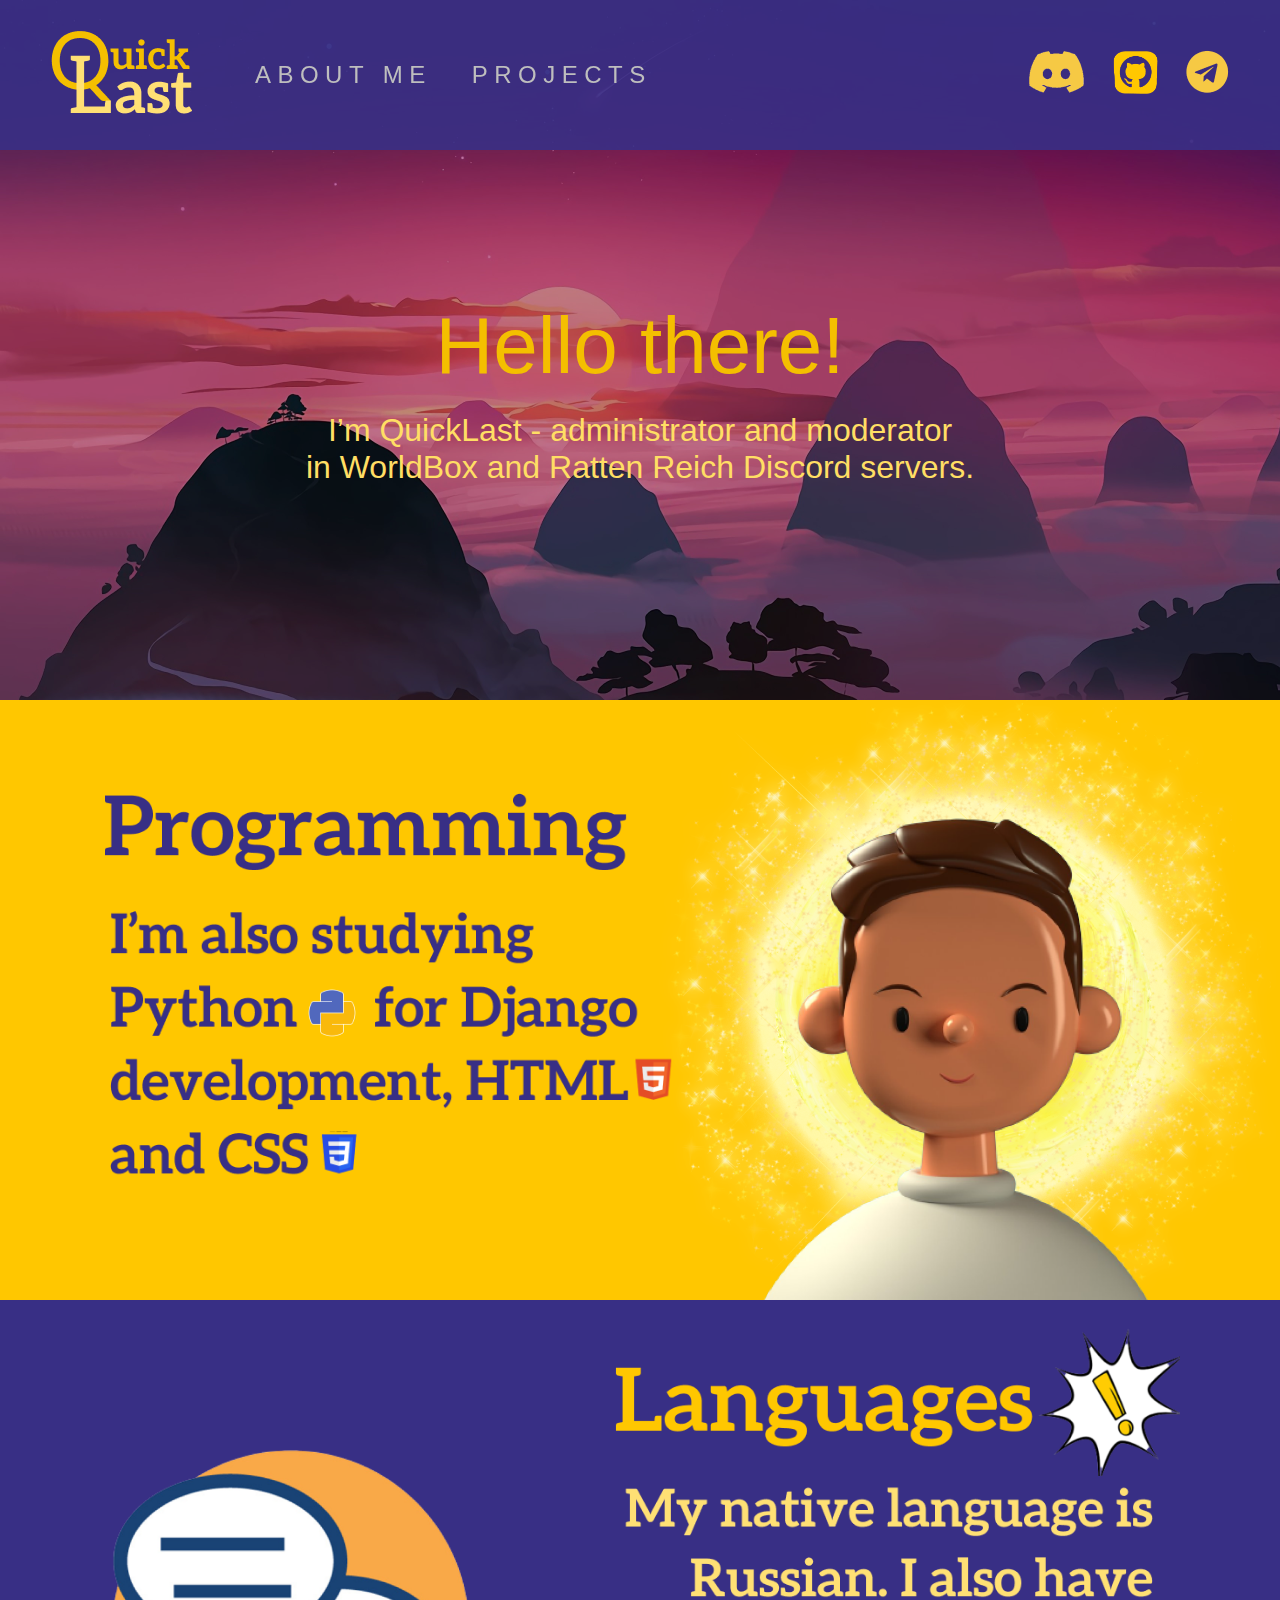
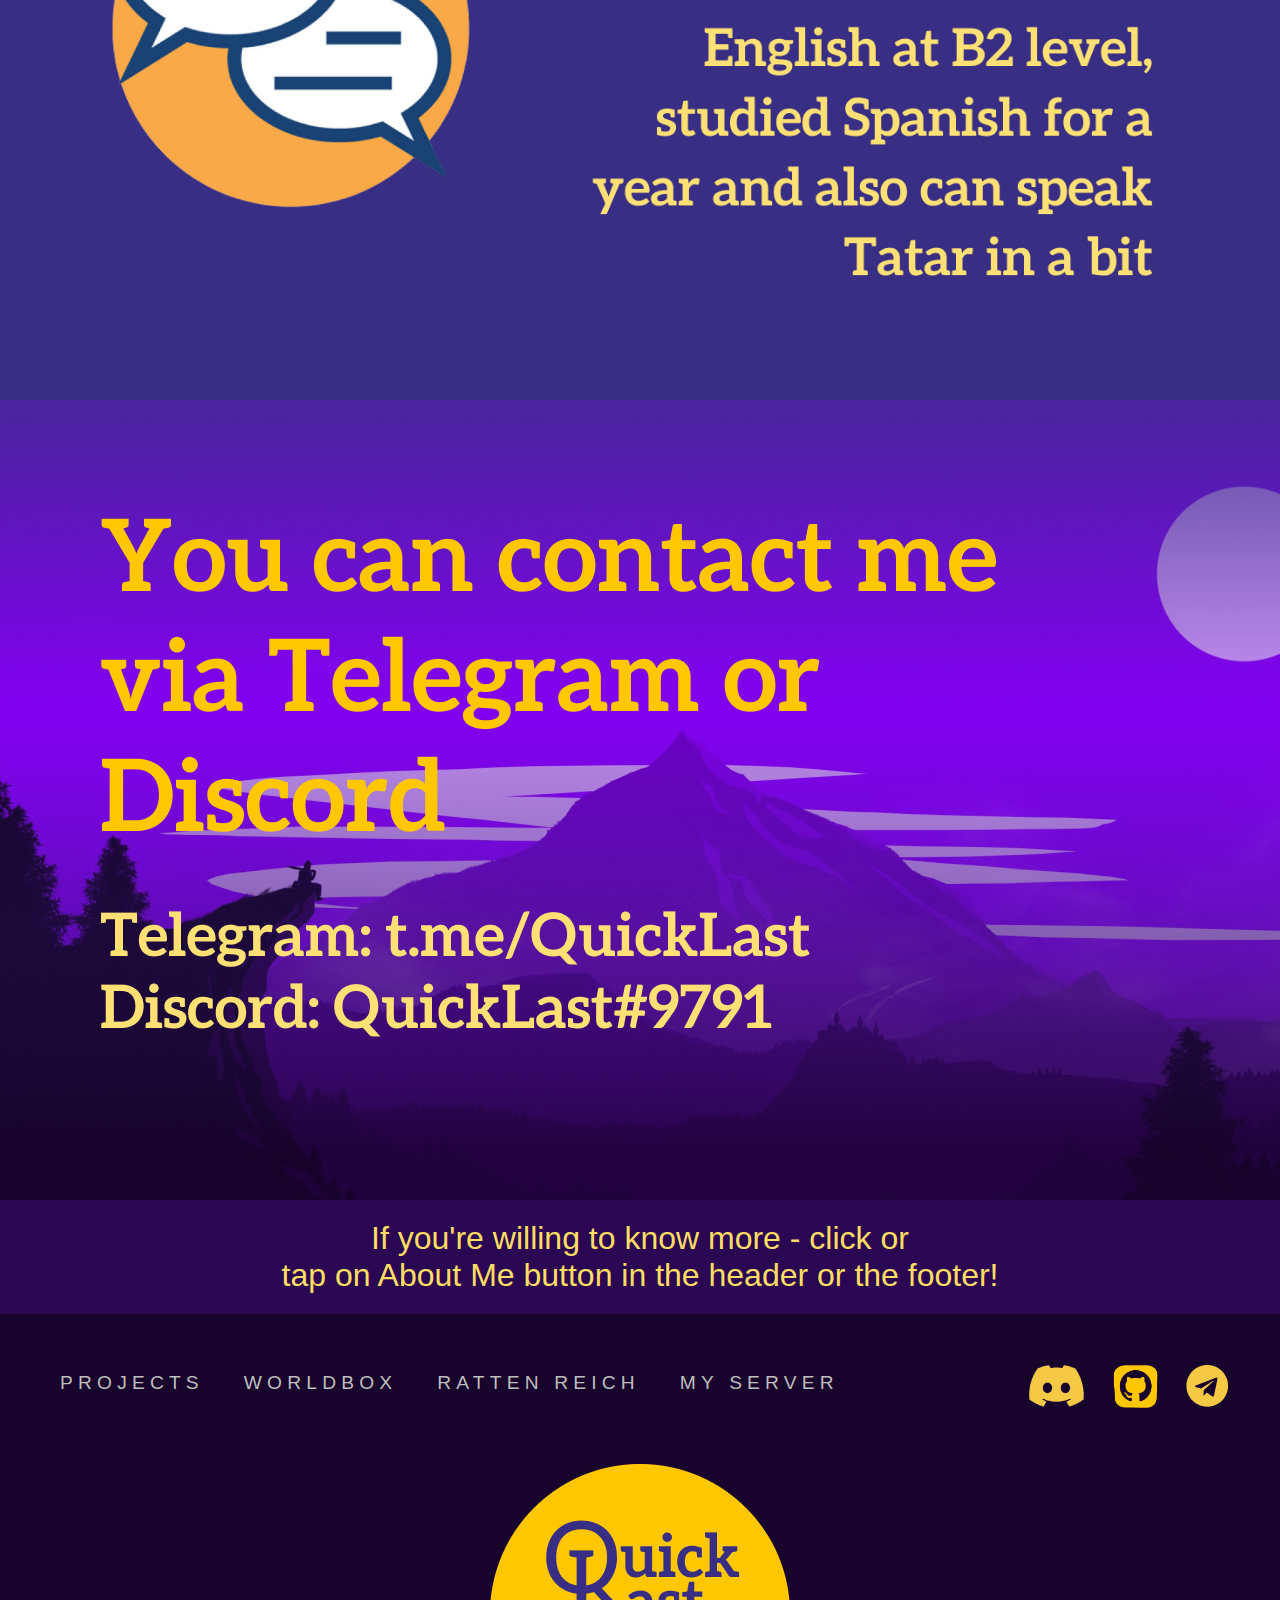
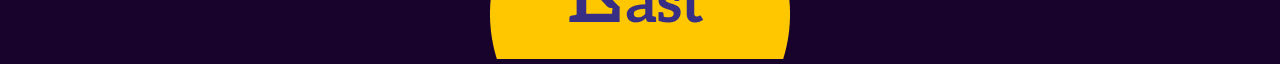
<file: index.html>
<!DOCTYPE html>
<html>
    <head>
        <meta charset="utf-8">
        <title>QuickLast | Main Page</title>
		<link href="css/style.css" rel="stylesheet" type="text/css">
        <link href="images/icon.png" rel="icon" type="image/s-icon">
    </head>
    <body>
        <header>
            <div class="h-logo"><a href='index.html'><img src='images/logo_header.png' alt="logo"></a></div>
            <div class="h-menu">
                <ul>
                    <li><a href='about-me.html'>About Me</a></li>
                    <li><a href=''>Projects</a></li>
                </ul>
            </div>
            <div id="h-socials-id">
                <div class="h-socials">
                    <ul>
                    <li><a href='discord.com/channels/@me/320612848973905922'><img id="discord" src="images/discord.png" alt="discord_logo"></a></li>
                    <li><img id="github" src="images/github.png" alt="github_logo"></li>
                    <li><a href='https://t.me/QuickLast'><img id="tg" src="images/tg.png" alt="telegram_logo"></a></li>
                    </ul>
                </div>  
            </div>
        </header>
        <div id="about-me">
            <div class="am">
                <div class="am-textblock">
                    <h1>Hello there!</h1>
                    <h3>I’m QuickLast - administrator and moderator<br>
                        in WorldBox and Ratten Reich Discord servers.</h3>
                </div>
            </div>
        </div>
        <div id="programming">
            <div class="p-text">
                <img id="prog-title" src="images/prog_title.png" alt="'Programming">
                <img id="prog-text" src="images/prog_text.png" alt="Me in Programming">
            </div>
            <div class="p-photo">
                <img id="prog-man" src="images/man.png" alt="Man">
            </div>
        </div>
        <div id="languages">
            <div class="l-text">
                <img id="lang-text" src="images/lang_text.png" alt="Languages">
            </div>
            <div class="l-photo">
                <img id="lang-photo" src="images/lang_photo.png" alt="Photo">
            </div>
        </div>
        <div id="contacts">
            <div class="c-text">
                <img id="c-text" src="images/c-text.png" alt="Contacts">
            </div>
        </div>
        <div id="moreinfo">
            <div class="mi-text">
                <p>If you're willing to know more - click or<br>
                    tap on About Me button in the header or the footer!</p>
            </div>
        </div>
        <footer>
            <div id="footer">
                <div class="f-menu">
                    <ul>
                        <li><a href=''>Projects</a></li>
                        <li><a href='https://discord.gg/worldbox'>WorldBox</a></li>
                        <li><a href='https://discord.gg/N3BMK3yUd8'>Ratten Reich</a></li>
                        <li><a href='https://discord.gg/ybjqy7BygT'>My Server</a></li>
                    </ul>
                </div>
                <div id="f-socials-id">
                    <div class="f-socials">
                        <ul>
                        <li><a href='discord.com/channels/@me/320612848973905922'><img id="discord" src="images/discord.png" alt="discord_logo"></a></li>
                        <li><img id="github" src="images/github.png" alt="github_logo"></li>
                        <li><a href='https://t.me/QuickLast'><img id="tg" src="images/tg.png" alt="telegram_logo"></a></li>
                        </ul>
                    </div> 
                </div> 
            </div>
        </footer>
        <div id="egg">
            <a href=''><img id='f-logo' src="images/footer_logo.png" alt="logo"></a>
        </div>
    </body>
</html>
</file>
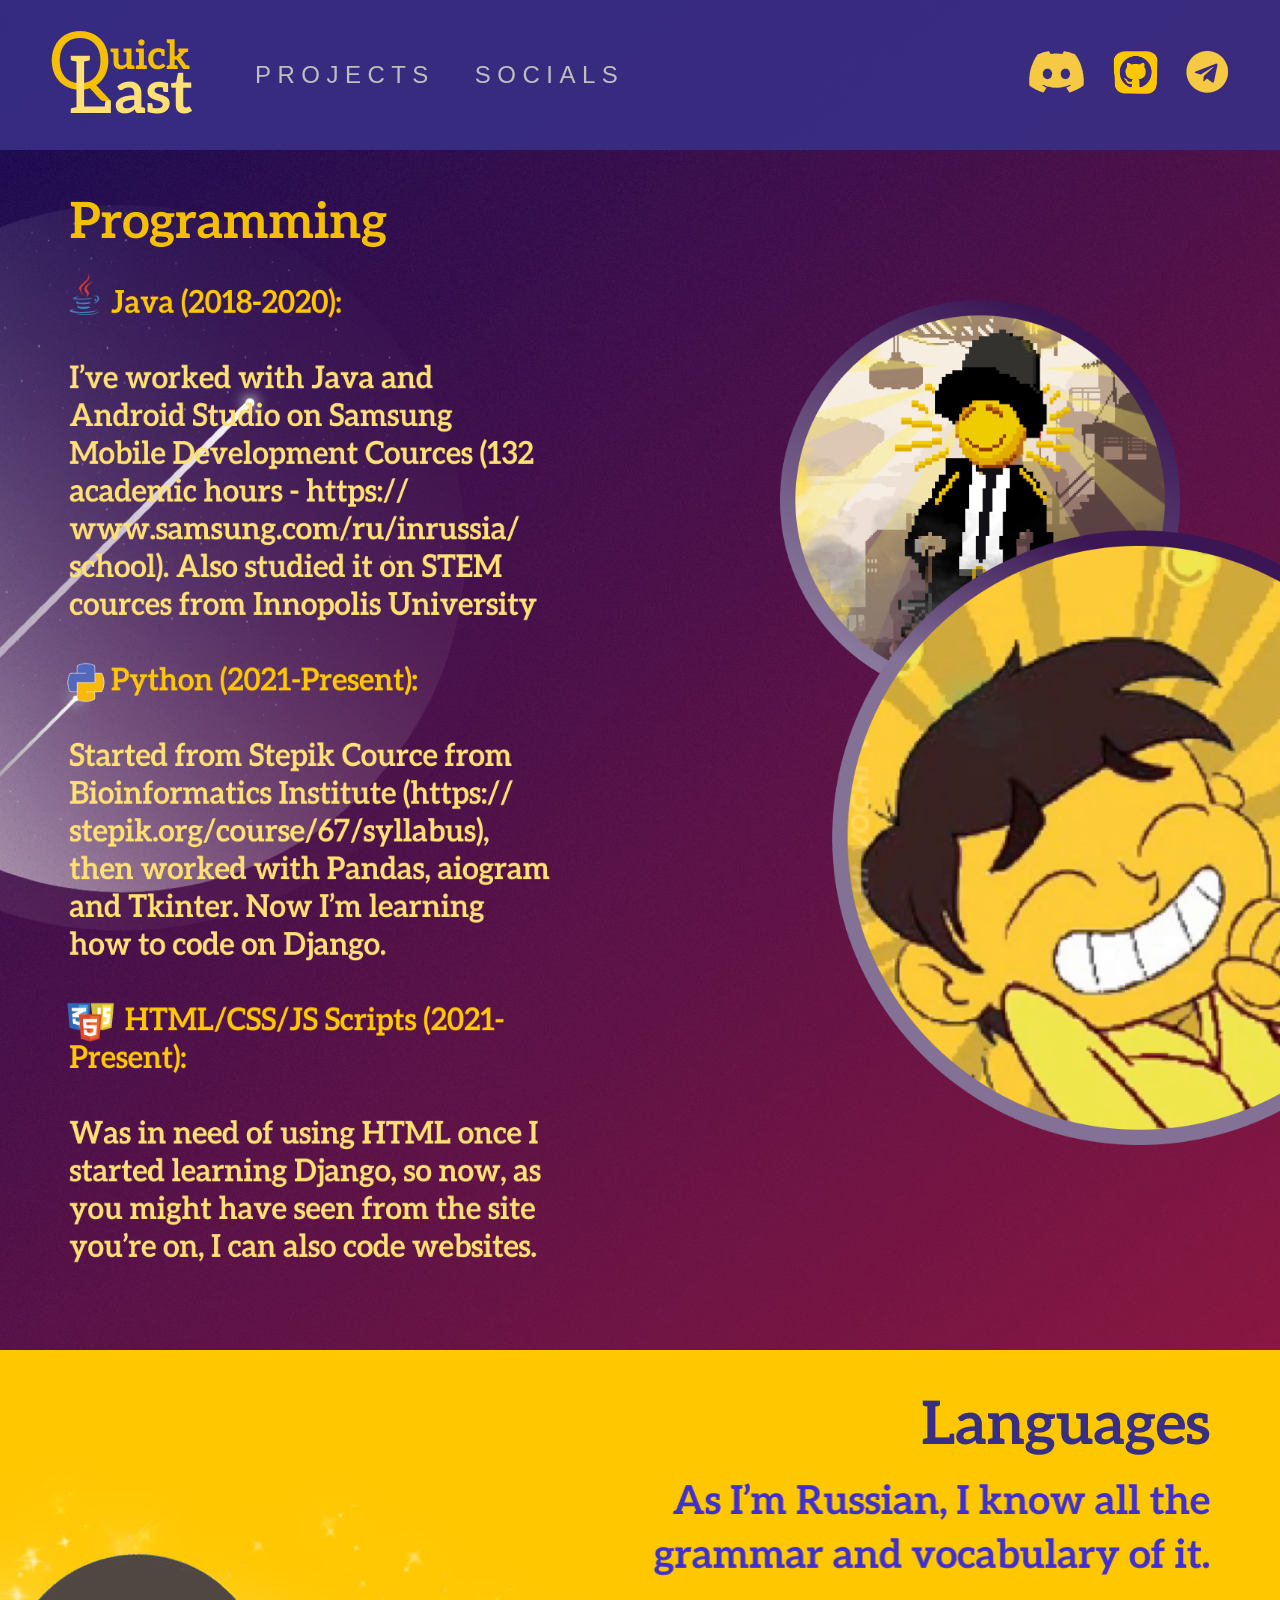
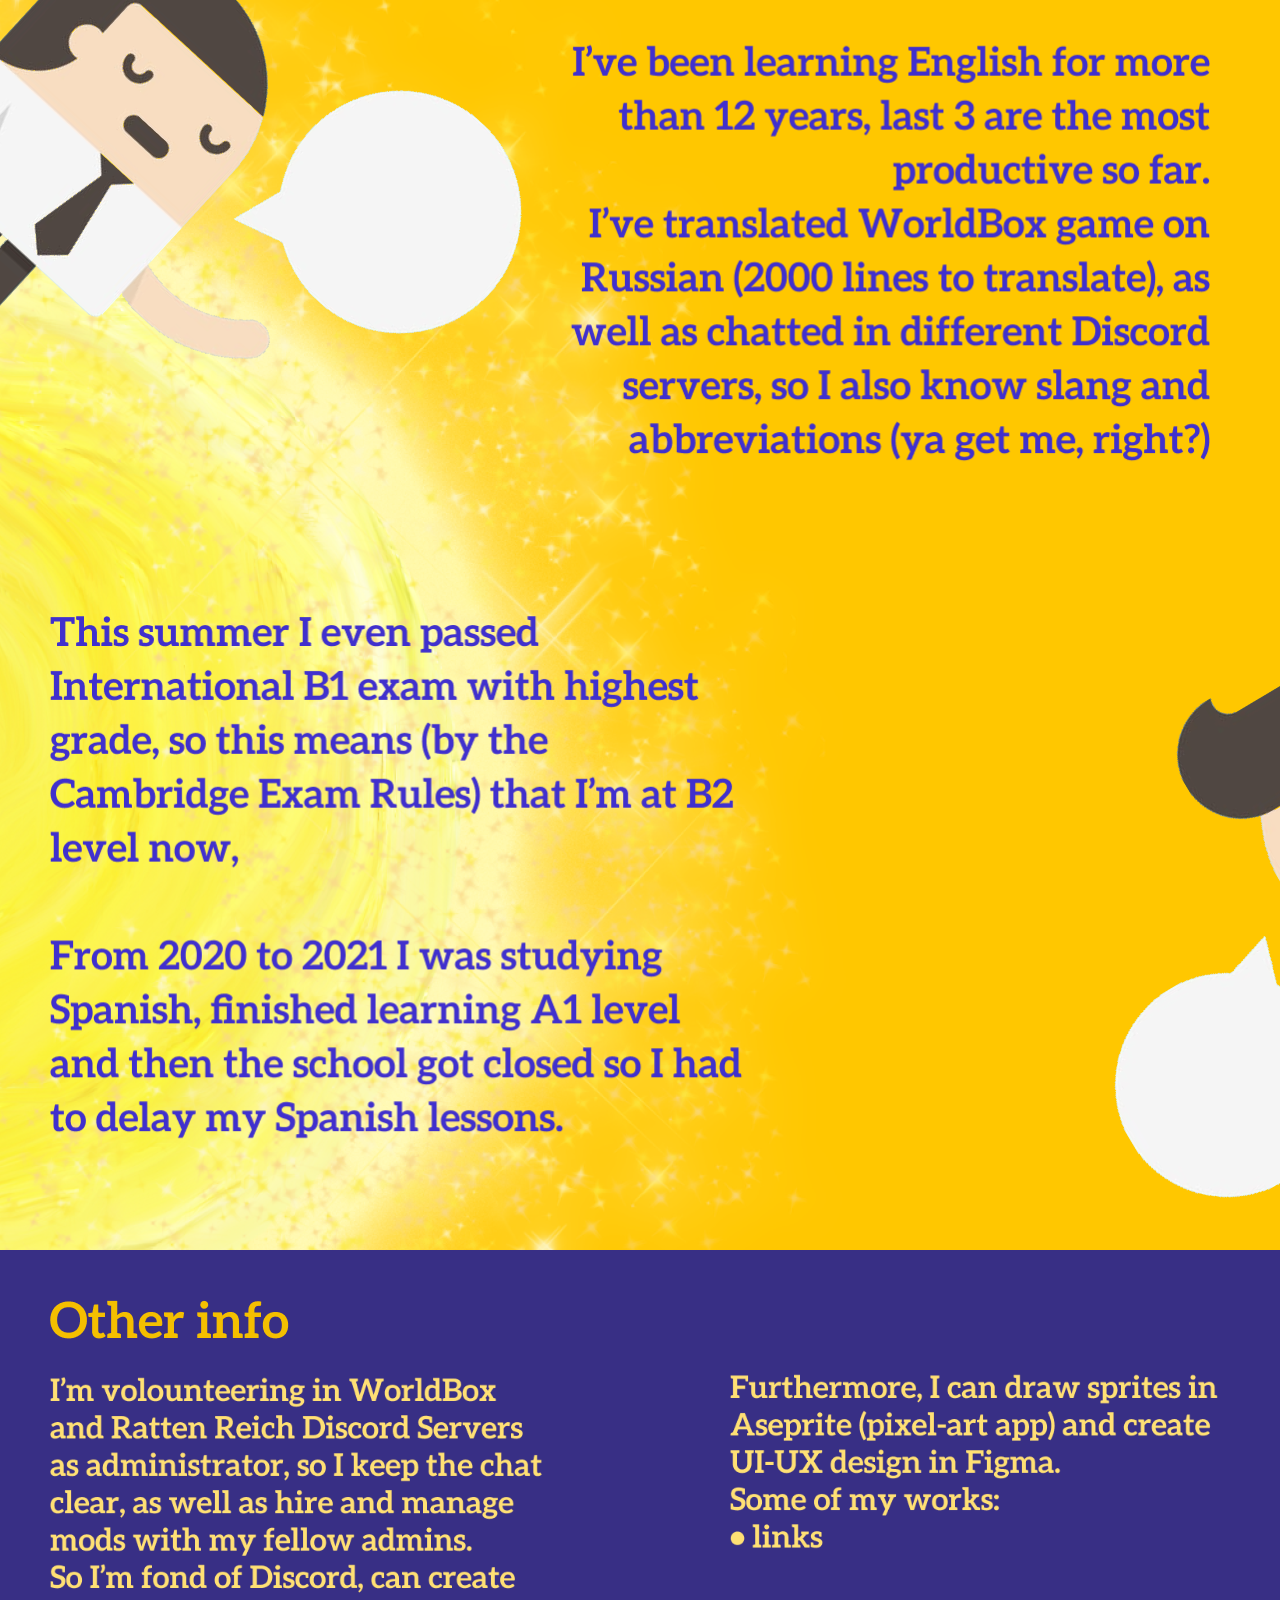
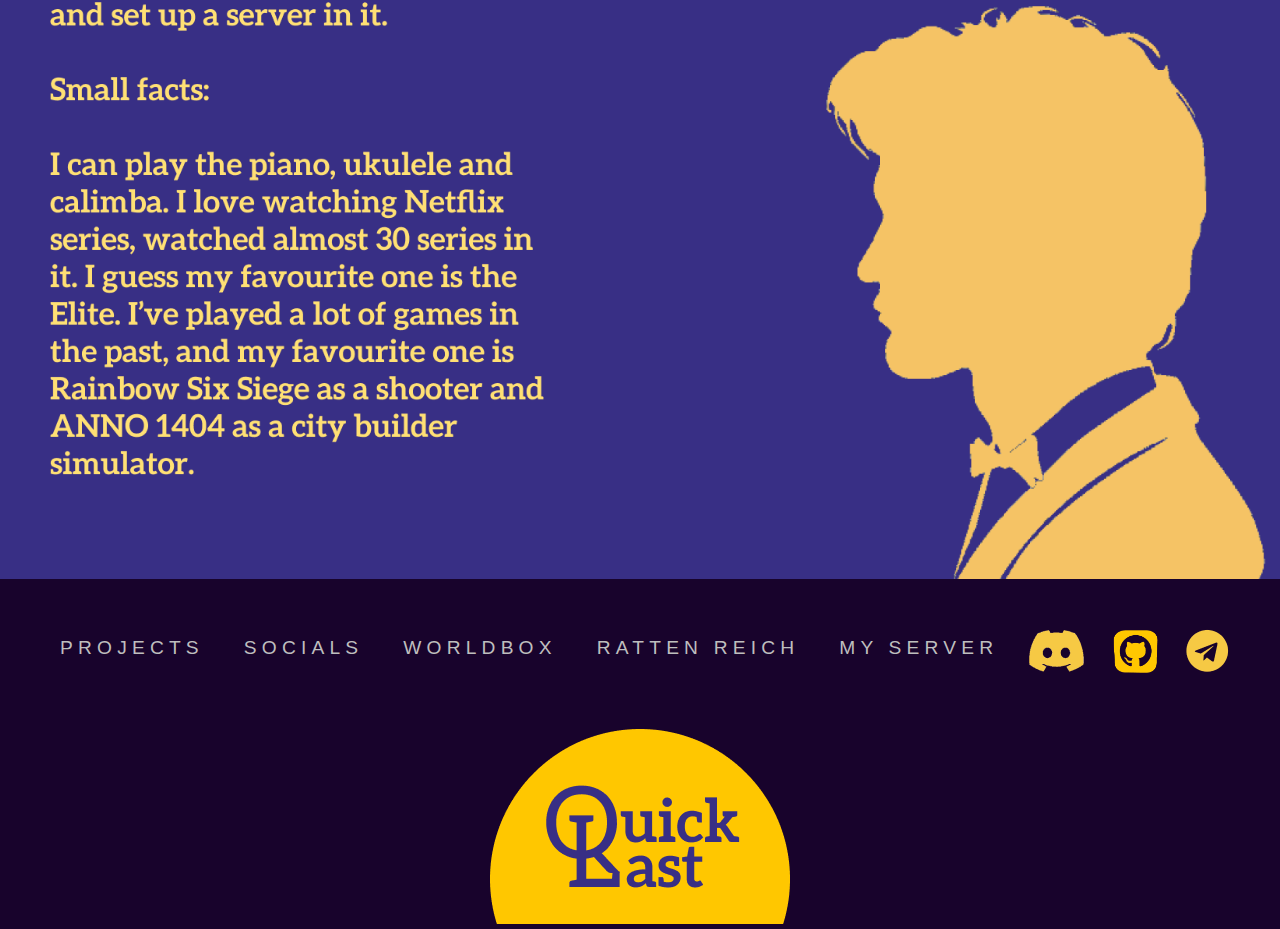
<file: about-me.html>
<!DOCTYPE html>
<html>
    <head>
        <meta charset="utf-8">
        <title>QuickLast | About Me</title>
		<link href="css/about-me.css" rel="stylesheet" type="text/css">
        <link href="images/icon.png" rel="icon" type="image/s-icon">
    </head>
    <body>
        <header>
            <div class="h-logo"><a href='index.html'><img src='images/logo_header.png' alt="logo"></a></div>
            <div class="h-menu">
                <ul>
                    <li><a href=''>Projects</a></li>
                    <li><a href=''>Socials</a></li>
                </ul>
            </div>
            <div id="h-socials-id">
                <div class="h-socials">
                    <ul>
                    <li><a href='https://discord.com/channels/@me/320612848973905922'><img id="discord" src="images/discord.png" alt="discord_logo"></a></li>
                    <li><a href='https://github.com/QuickLast'><img id="github" src="images/github.png" alt="github_logo"></a></li>
                    <li><a href='https://t.me/QuickLast'><img id="tg" src="images/tg.png" alt="telegram_logo"></a></li>
                    </ul>
                </div>  
            </div>
        </header>
        <div id="programming">
            <div class="prog-text">
                <img id="prog-title" src="images/a-m_prog_prog.png" alt="title">
                <img id="prog-text" src="images/a-m_prog_text.png" alt="text">
            </div>
            <div class="prog-photo">
                <img id="prog-photo" src="images/a-m_prog_photo.png" alt="photo">
            </div>
        </div>
        <div id="languages">
            <div class="lang-text">
                <img id="lang-title" src="images/a-m_lang_title.png" alt="title">
                <img id="lang-text1" src="images/a-m_lang_text1.png" alt="text1">
                <img id="lang-text2" src="images/a-m_lang_text2.png" alt="text2">
            </div>
        </div>
        <div id="other-info">
            <div class="o-text1">
                <img id="o-title" src="images/a-m_other_title.png" alt="title">
                <img id="o-text1" src="images/a-m_other_text1.png" alt="text">
            </div>
            <div class="o-text2">
                <img id="o-text2" src="images/a-m_other_text2.png" alt="text">
                <img id="o-photo" src="images/a-m_other_photo.png" alt="photo">
            </div>
        </div>
        <footer>
            <div id="footer">
                <div class="f-menu">
                    <ul>
                        <li><a href=''>Projects</a></li>
                        <li><a href=''>Socials</a></li>
                        <li><a href='https://discord.gg/worldbox'>WorldBox</a></li>
                        <li><a href='https://discord.gg/N3BMK3yUd8'>Ratten Reich</a></li>
                        <li><a href='https://discord.gg/ybjqy7BygT'>My Server</a></li>
                    </ul>
                </div>
                <div id="f-socials-id">
                    <div class="f-socials">
                        <ul>
                        <li><a href='https://discord.com/channels/@me/320612848973905922'><img id="discord" src="images/discord.png" alt="discord_logo"></a></li>
                        <li><a href='https://github.com/QuickLast'><img id="github" src="images/github.png" alt="github_logo"></a></li>
                        <li><a href='https://t.me/QuickLast'><img id="tg" src="images/tg.png" alt="telegram_logo"></a></li>
                        </ul>
                    </div> 
                </div> 
            </div>
        </footer>
        <div id="egg">
            <a href=''><img id='f-logo' src="images/footer_logo.png" alt="logo"></a>
        </div>
    </body>
</html>
</file>
<file: css/style.css>
* {
  margin: 0;
  padding: 0;
}
body {
  width: 100%;
  background-color: rgba(56, 47, 133);
}
header {
margin: 0;
background-color: rgba(56, 47, 133, 0.9);
width: 100%;
height: 150px;
position: fixed;
display: flex;
flex-flow: row nowrap;
justify-content: flex-start;
align-items: center;
}
.h-logo {
  margin-right: 50px;
  margin-left: 50px;
}
.h-menu {
  flex-grow: 1;
}
.h-menu ul {
  display: flex;
  flex-flow: row nowrap;
  margin: 0;
  padding: 0;
  list-style: none;
}
.h-menu li {
  margin-right: 20px;
}
.h-menu li:last-child {
  margin-right: 0;
}
.h-menu a {
  padding: 8px 10px;
  font: 1.5em "Gill Sans", sans-serif;
}
.h-menu ul {
  display: flex;
  flex-flow: row nowrap;
  margin: 0;
  padding: 0;
  font-size: 16px;
  line-height: 18px;
  list-style: none;
}
.h-menu a,
.h-menu .active {
  display: block;
  padding: 8px 10px;
  text-transform: uppercase;
  letter-spacing: .27em;

}
.h-menu a {
  color: rgb(190, 190, 190);
  text-decoration: none;
}
.h-menu a:hover {
color: rgb(255, 224, 116)
}
#h-socials-id{
float: right;
margin: 0;
height: 150px;
display: flex;
flex-flow: row nowrap;
justify-content: flex-start;
align-items: center;
}
.h-socials{
flex-grow: 1;
}
.h-socials ul {
float: right;
display: flex;
flex-flow: row nowrap;
margin: 0;
padding: 0;
list-style: none;
}
.h-socials li {
margin-right: 20px;
}
.h-socials li:last-child {
margin-right: 0;
}
.h-socials a {
font: 1.5em "Gill Sans", sans-serif;
}
.h-socials ul {
display: flex;
flex-flow: row nowrap;
margin-right: 50px;
padding: 0;
font-size: 16px;
line-height: 18px;
list-style: none;
}
.h-socials a,
.h-socials .active {
display: block;
text-transform: uppercase;
letter-spacing: .27em;

}
.h-socials a {
color: rgb(190, 190, 190);
text-decoration: none;
}
.h-socials a:hover {
color: rgb(255, 224, 116)
}
#github {
height: 45px;
}
#about-me {
padding-top: 150px;
width: 100%;
height: 550px;
background-image: url('../images/am_background.png');
background-blend-mode: multiply;
background-color:rgba(44, 44, 44, 0.3);
}
.cloud_right {
position: absolute;
width: 400px;
height: 300px;
float: right;
padding-left:1000px;
}
.cloud_left {
position: absolute;
width: 400px;
height: 300px;
transform: scale(-1, 1);
float: left;
padding-top: 350px;
} 
.am-textblock {
text-align: center;
padding-top: 150px;
}
.am-textblock h1 {
font: 5em "Gill Sans", sans-serif;
color: rgb(244, 191, 0);
}
.am-textblock h3 {
padding-top: 20px;
font: 2em "Gill Sans", sans-serif;
color: rgb(255, 222, 100);
}
#programming {
display: flex;
flex-flow: row nowrap;
width: 100%;
height: 600px;
background-color: rgb(255, 199, 0);
}
#prog-text {
padding-top: 20px;
padding-left: 100px;
width: auto;
height: 300px;
float: left;
}
#prog-title {
float: left;
padding-top: 80px;
padding-left: 100px;
width: auto;
height: 100px;
}
.p-text {
width: 50%;
float: left;
}
.p-photo {
width: 50%;
float: right;
}
#prog-man {
height: 600px;
width: auto;
float: right;
}
#languages {
width: 100%;
height: 700px;
background-color: rgb(56, 47, 133);
}
#lang-text {
float: right;
width: 50%;
padding-right: 100px;
padding-top: 20px;
}
#lang-photo {
float: left;
width: 30%;
padding-left: 100px;
padding-top: 150px;
}
#contacts {
width: 100%;
height: 800px;
background-image: url(../images/c_background.png);
}
#c-text {
float: left;
padding-left: 100px;
padding-top: 100px;
}
#moreinfo {
width: 100%;
height: fit-content;
background-color: rgb(43, 6, 82);
}
.mi-text {
text-align: center;
padding: 20px;
}
.mi-text p {
font: 2em "Gill Sans", sans-serif;
color: rgb(255, 222, 100);
}
#footer {
padding-top: 50px;
margin: 0;
background-color: rgb(24, 3, 44);
width: 100%;
height: 100px;
display: flex;
flex-flow: row nowrap;
justify-content: flex-start;
align-items: top;
}
.f-menu {
  padding-left: 50px;
  flex-grow: 1;
  float: right;
}
.f-menu ul {
  display: flex;
  flex-flow: row nowrap;
  margin: 0;
  padding: 0;
  list-style: none;
}
.f-menu li {
  margin-right: 20px;
}
.f-menu li:last-child {
  margin-right: 0;
}
.f-menu a {
  padding: 8px 10px;
  font: 1.2em "Gill Sans", sans-serif;
}
.f-menu ul {
  display: flex;
  flex-flow: row nowrap;
  margin: 0;
  padding: 0;
  font-size: 16px;
  line-height: 18px;
  list-style: none;
}
.f-menu a,
.f-menu .active {
  display: block;
  padding: 8px 10px;
  text-transform: uppercase;
  letter-spacing: .27em;

}
.f-menu a {
  color: rgb(190, 190, 190);
  text-decoration: none;
}
.f-menu a:hover {
color: rgb(255, 224, 116)
}
#f-socials-id{
float: right;
margin: 0;
height: 70px;
display: flex;
flex-flow: row nowrap;
justify-content: flex-start;
align-items: top;
}
.f-socials{
flex-grow: 1;
}
.f-socials ul {
float: right;
display: flex;
flex-flow: row nowrap;
margin: 0;
padding: 0;
list-style: none;
}
.f-socials li {
margin-right: 20px;
}
.f-socials li:last-child {
margin-right: 0;
}
.f-socials a {
font: 1.5em "Gill Sans", sans-serif;
}
.f-socials ul {
display: flex;
flex-flow: row nowrap;
margin-right: 50px;
padding: 0;
font-size: 16px;
line-height: 18px;
list-style: none;
}
.f-socials a,
.f-socials .active {
display: block;
text-transform: uppercase;
letter-spacing: .27em;

}
.f-socials a {
color: rgb(190, 190, 190);
text-decoration: none;
}
.f-socials a:hover {
color: rgb(255, 224, 116)
}
#github {
height: 45px;
}
#egg {
width: 100%;
height: 200px;
background-color: rgb(24, 3, 44);
}
#f-logo {
display: block;
margin-left: auto;   
margin-right: auto;
}
</file>
<file: css/about-me.css>
* {
    margin: 0;
    padding: 0;
}
body {
    width: 100%;
    background-color: rgba(56, 47, 133);
}
header {
  margin: 0;
  background-color: rgba(56, 47, 133, 0.9);
  width: 100%;
  height: 150px;
  position: fixed;
  display: flex;
  flex-flow: row nowrap;
  justify-content: flex-start;
  align-items: center;
}
.h-logo {
    margin-right: 50px;
    margin-left: 50px;
}
.h-menu {
    flex-grow: 1;
  }
.h-menu ul {
    display: flex;
    flex-flow: row nowrap;
    margin: 0;
    padding: 0;
    list-style: none;
}
.h-menu li {
    margin-right: 20px;
  }
.h-menu li:last-child {
    margin-right: 0;
  }
.h-menu a {
    padding: 8px 10px;
    font: 1.5em "Gill Sans", sans-serif;
}
.h-menu ul {
    display: flex;
    flex-flow: row nowrap;
    margin: 0;
    padding: 0;
    font-size: 16px;
    line-height: 18px;
    list-style: none;
  }
.h-menu a,
.h-menu .active {
    display: block;
    padding: 8px 10px;
    text-transform: uppercase;
    letter-spacing: .27em;

  }
.h-menu a {
    color: rgb(190, 190, 190);
    text-decoration: none;
  }
.h-menu a:hover {
  color: rgb(255, 224, 116)
}
#h-socials-id{
  float: right;
  margin: 0;
  height: 150px;
  display: flex;
  flex-flow: row nowrap;
  justify-content: flex-start;
  align-items: center;
}
.h-socials{
  flex-grow: 1;
}
.h-socials ul {
  float: right;
  display: flex;
  flex-flow: row nowrap;
  margin: 0;
  padding: 0;
  list-style: none;
}
.h-socials li {
  margin-right: 20px;
}
.h-socials li:last-child {
  margin-right: 0;
}
.h-socials a {
  font: 1.5em "Gill Sans", sans-serif;
}
.h-socials ul {
  display: flex;
  flex-flow: row nowrap;
  margin-right: 50px;
  padding: 0;
  font-size: 16px;
  line-height: 18px;
  list-style: none;
}
.h-socials a,
.h-socials .active {
  display: block;
  text-transform: uppercase;
  letter-spacing: .27em;

}
.h-socials a {
  color: rgb(190, 190, 190);
  text-decoration: none;
}
.h-socials a:hover {
color: rgb(255, 224, 116)
}
#github {
  height: 45px;
}
#programming {
    padding-top: 150px;
    width: 100%;
    height: 1200px;
    background-image: url("../images/a-m_prog_background.png");
}
.prog-text {
    float: left;
    width: 50%;
}
.prog-photo {
    float: right;
    width: 50%;
}
#prog-title {
    padding-top: 50px;
    padding-left: 70px;
}
#prog-text {
    padding-top: 20px;
    padding-left: 50px;
    width: 500px;
    height: 1000px;
}
#prog-photo {
    padding-top: 150px;
    float: right;
    width: 500px;
}
#languages {
    width: 100%;
    height: 1500px;
    background-image: url(../images/a-m_lang_background.png);
}
#lang-title {
    float: right;
    padding-top: 50px;
    padding-right: 70px;
}
#lang-text1 {
    float: right;
    padding-top: 20px;
    padding-right: 70px;
    padding-left: 800px;
    width: 700px;
}
#lang-text2 {
    float: left;
    padding-top: 100px;
    padding-left: 50px;
    width: 700px;
}
#other-info {
    width: 100%;
    height: 800px;
    background-color: rgb(56, 47, 133);
}
.o-text1{
    float: left;
    width: 531px;
}
#o-title{
    padding-top: 50px;
    padding-left: 50px;
}
#o-text1{
    width: 500px;
    padding-top: 30px;
    padding-left: 50px;
}
.o-text2{
    float: right;
    width: 531px;
}
#o-text2{
    width: 500px;
    float: right;
    padding-top: 120px;
    padding-right: 50px;
}
#o-photo{
    width: 500px;
    float: right;
    padding-left: 100px;
    padding-top: 30px;
}
#footer {
    padding-top: 50px;
    margin: 0;
    background-color: rgb(24, 3, 44);
    width: 100%;
    height: 100px;
    display: flex;
    flex-flow: row nowrap;
    justify-content: flex-start;
    align-items: top;
  }
  .f-menu {
      padding-left: 50px;
      flex-grow: 1;
      float: right;
    }
  .f-menu ul {
      display: flex;
      flex-flow: row nowrap;
      margin: 0;
      padding: 0;
      list-style: none;
  }
  .f-menu li {
      margin-right: 20px;
    }
  .f-menu li:last-child {
      margin-right: 0;
    }
  .f-menu a {
      padding: 8px 10px;
      font: 1.2em "Gill Sans", sans-serif;
  }
  .f-menu ul {
      display: flex;
      flex-flow: row nowrap;
      margin: 0;
      padding: 0;
      font-size: 16px;
      line-height: 18px;
      list-style: none;
    }
  .f-menu a,
  .f-menu .active {
      display: block;
      padding: 8px 10px;
      text-transform: uppercase;
      letter-spacing: .27em;
  
    }
  .f-menu a {
      color: rgb(190, 190, 190);
      text-decoration: none;
    }
  .f-menu a:hover {
    color: rgb(255, 224, 116)
  }
  #f-socials-id{
    float: right;
    margin: 0;
    height: 70px;
    display: flex;
    flex-flow: row nowrap;
    justify-content: flex-start;
    align-items: top;
  }
  .f-socials{
    flex-grow: 1;
  }
  .f-socials ul {
    float: right;
    display: flex;
    flex-flow: row nowrap;
    margin: 0;
    padding: 0;
    list-style: none;
  }
  .f-socials li {
    margin-right: 20px;
  }
  .f-socials li:last-child {
    margin-right: 0;
  }
  .f-socials a {
    font: 1.5em "Gill Sans", sans-serif;
  }
  .f-socials ul {
    display: flex;
    flex-flow: row nowrap;
    margin-right: 50px;
    padding: 0;
    font-size: 16px;
    line-height: 18px;
    list-style: none;
  }
  .f-socials a,
  .f-socials .active {
    display: block;
    text-transform: uppercase;
    letter-spacing: .27em;
  
  }
  .f-socials a {
    color: rgb(190, 190, 190);
    text-decoration: none;
  }
  .f-socials a:hover {
  color: rgb(255, 224, 116)
  }
  #github {
    height: 45px;
  }
  #egg {
    width: 100%;
    height: 200px;
    background-color: rgb(24, 3, 44);
  }
  #f-logo {
    display: block;
    margin-left: auto;   
    margin-right: auto;
  }
</file>
